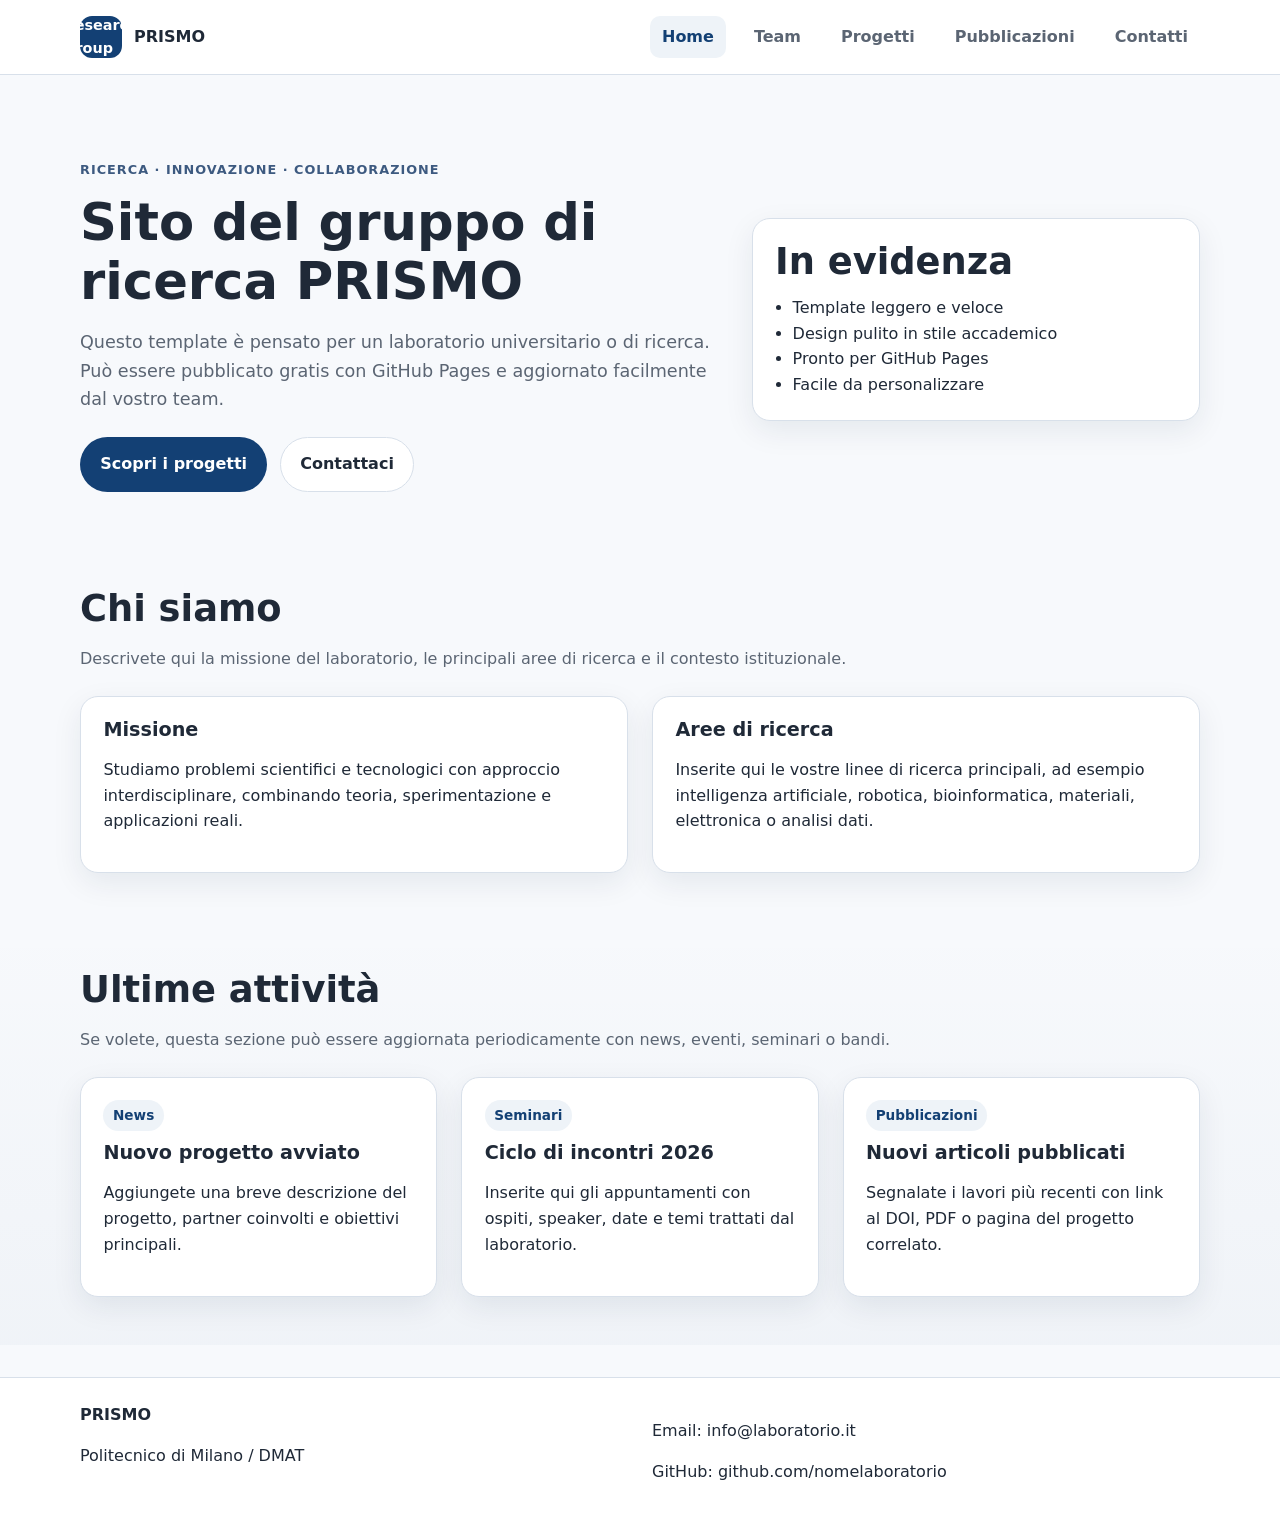
<file: index.html>
<!doctype html>
<html lang="it">
<head>
  <meta charset="UTF-8">
  <meta name="viewport" content="width=device-width, initial-scale=1.0">
  <title>PRISMO  - Home</title>
  <meta name="description" content="Sito ufficiale del PRISMO: ricerca, progetti, pubblicazioni e contatti.">
  <link rel="stylesheet" href="style.css">
</head>
<body>
  <header class="site-header">
    <div class="container nav-wrap">
      <a class="brand" href="index.html">
        <span class="brand-mark">Research Group</span>
        <span>PRISMO</span>
      </a>
      <button class="nav-toggle" aria-label="Apri menu">☰</button>
      <nav class="site-nav">
        <a href="index.html" class="active">Home</a>
        <a href="team.html">Team</a>
        <a href="progetti.html">Progetti</a>
        <a href="pubblicazioni.html">Pubblicazioni</a>
        <a href="contatti.html">Contatti</a>
      </nav>
    </div>
  </header>

  <main>
    <section class="hero">
      <div class="container hero-grid">
        <div>
          <p class="eyebrow">Ricerca · Innovazione · Collaborazione</p>
          <h1>Sito del gruppo di ricerca PRISMO</h1>
          <p class="lead">Questo template è pensato per un laboratorio universitario o di ricerca. Può essere pubblicato gratis con GitHub Pages e aggiornato facilmente dal vostro team.</p>
          <div class="hero-actions">
            <a class="btn btn-primary" href="progetti.html">Scopri i progetti</a>
            <a class="btn btn-secondary" href="contatti.html">Contattaci</a>
          </div>
        </div>
        <div class="hero-card card">
          <h2>In evidenza</h2>
          <ul class="check-list">
            <li>Template leggero e veloce</li>
            <li>Design pulito in stile accademico</li>
            <li>Pronto per GitHub Pages</li>
            <li>Facile da personalizzare</li>
          </ul>
        </div>
      </div>
    </section>

    <section class="section">
      <div class="container">
        <div class="section-head">
          <h2>Chi siamo</h2>
          <p>Descrivete qui la missione del laboratorio, le principali aree di ricerca e il contesto istituzionale.</p>
        </div>
        <div class="grid two">
          <article class="card">
            <h3>Missione</h3>
            <p>Studiamo problemi scientifici e tecnologici con approccio interdisciplinare, combinando teoria, sperimentazione e applicazioni reali.</p>
          </article>
          <article class="card">
            <h3>Aree di ricerca</h3>
            <p>Inserite qui le vostre linee di ricerca principali, ad esempio intelligenza artificiale, robotica, bioinformatica, materiali, elettronica o analisi dati.</p>
          </article>
        </div>
      </div>
    </section>

    <section class="section section-alt">
      <div class="container">
        <div class="section-head">
          <h2>Ultime attività</h2>
          <p>Se volete, questa sezione può essere aggiornata periodicamente con news, eventi, seminari o bandi.</p>
        </div>
        <div class="grid three">
          <article class="card">
            <span class="tag">News</span>
            <h3>Nuovo progetto avviato</h3>
            <p>Aggiungete una breve descrizione del progetto, partner coinvolti e obiettivi principali.</p>
          </article>
          <article class="card">
            <span class="tag">Seminari</span>
            <h3>Ciclo di incontri 2026</h3>
            <p>Inserite qui gli appuntamenti con ospiti, speaker, date e temi trattati dal laboratorio.</p>
          </article>
          <article class="card">
            <span class="tag">Pubblicazioni</span>
            <h3>Nuovi articoli pubblicati</h3>
            <p>Segnalate i lavori più recenti con link al DOI, PDF o pagina del progetto correlato.</p>
          </article>
        </div>
      </div>
    </section>
  </main>

  <footer class="site-footer">
    <div class="container footer-grid">
      <div>
        <strong>PRISMO</strong>
        <p>Politecnico di Milano / DMAT</p>
      </div>
      <div>
        <p>Email: info@laboratorio.it</p>
        <p>GitHub: github.com/nomelaboratorio</p>
      </div>
    </div>
  </footer>

  <script src="script.js"></script>
</body>
</html>
</file>
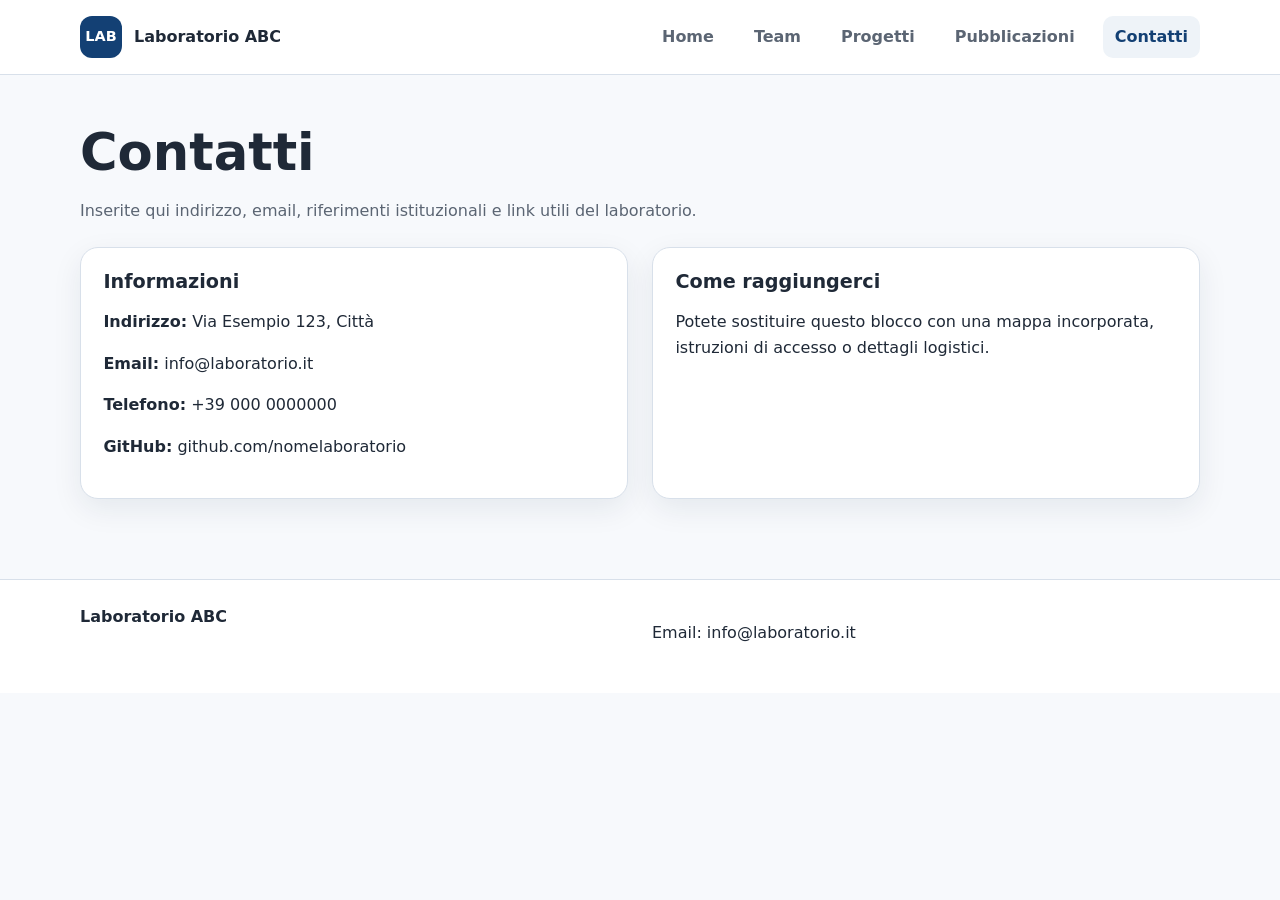
<file: contatti.html>
<!doctype html>
<html lang="it">
<head>
  <meta charset="UTF-8">
  <meta name="viewport" content="width=device-width, initial-scale=1.0">
  <title>PRISMO- Contatti</title>
  <link rel="stylesheet" href="style.css">
</head>
<body>
  <header class="site-header">
    <div class="container nav-wrap">
      <a class="brand" href="index.html"><span class="brand-mark">LAB</span><span>Laboratorio ABC</span></a>
      <button class="nav-toggle" aria-label="Apri menu">☰</button>
      <nav class="site-nav">
        <a href="index.html">Home</a>
        <a href="team.html">Team</a>
        <a href="progetti.html">Progetti</a>
        <a href="pubblicazioni.html">Pubblicazioni</a>
        <a href="contatti.html" class="active">Contatti</a>
      </nav>
    </div>
  </header>

  <main class="section">
    <div class="container">
      <div class="section-head">
        <h1>Contatti</h1>
        <p>Inserite qui indirizzo, email, riferimenti istituzionali e link utili del laboratorio.</p>
      </div>
      <div class="grid two">
        <article class="card">
          <h3>Informazioni</h3>
          <p><strong>Indirizzo:</strong> Via Esempio 123, Città</p>
          <p><strong>Email:</strong> info@laboratorio.it</p>
          <p><strong>Telefono:</strong> +39 000 0000000</p>
          <p><strong>GitHub:</strong> github.com/nomelaboratorio</p>
        </article>
        <article class="card">
          <h3>Come raggiungerci</h3>
          <p>Potete sostituire questo blocco con una mappa incorporata, istruzioni di accesso o dettagli logistici.</p>
        </article>
      </div>
    </div>
  </main>

  <footer class="site-footer">
    <div class="container footer-grid">
      <div><strong>Laboratorio ABC</strong></div>
      <div><p>Email: info@laboratorio.it</p></div>
    </div>
  </footer>
  <script src="script.js"></script>
</body>
</html>
</file>
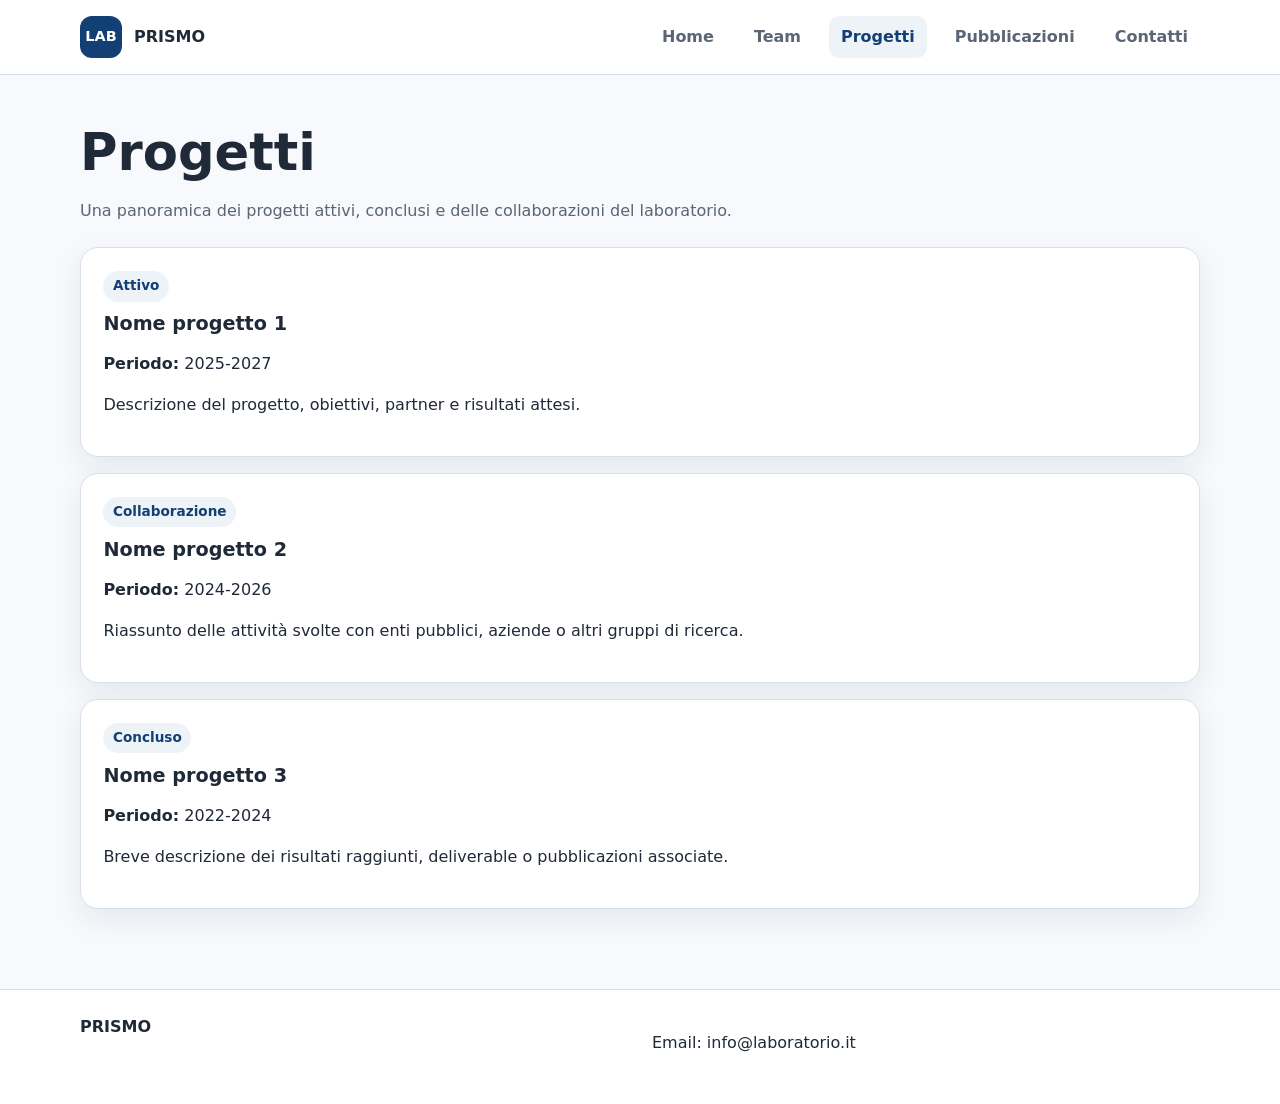
<file: progetti.html>
<!doctype html>
<html lang="it">
<head>
  <meta charset="UTF-8">
  <meta name="viewport" content="width=device-width, initial-scale=1.0">
  <title>PRISMO - Progetti</title>
  <link rel="stylesheet" href="style.css">
</head>
<body>
  <header class="site-header">
    <div class="container nav-wrap">
      <a class="brand" href="index.html"><span class="brand-mark">LAB</span><span>PRISMO</span></a>
      <button class="nav-toggle" aria-label="Apri menu">☰</button>
      <nav class="site-nav">
        <a href="index.html">Home</a>
        <a href="team.html">Team</a>
        <a href="progetti.html" class="active">Progetti</a>
        <a href="pubblicazioni.html">Pubblicazioni</a>
        <a href="contatti.html">Contatti</a>
      </nav>
    </div>
  </header>

  <main class="section">
    <div class="container">
      <div class="section-head">
        <h1>Progetti</h1>
        <p>Una panoramica dei progetti attivi, conclusi e delle collaborazioni del laboratorio.</p>
      </div>
      <div class="stack">
        <article class="card">
          <span class="tag">Attivo</span>
          <h3>Nome progetto 1</h3>
          <p><strong>Periodo:</strong> 2025-2027</p>
          <p>Descrizione del progetto, obiettivi, partner e risultati attesi.</p>
        </article>
        <article class="card">
          <span class="tag">Collaborazione</span>
          <h3>Nome progetto 2</h3>
          <p><strong>Periodo:</strong> 2024-2026</p>
          <p>Riassunto delle attività svolte con enti pubblici, aziende o altri gruppi di ricerca.</p>
        </article>
        <article class="card">
          <span class="tag">Concluso</span>
          <h3>Nome progetto 3</h3>
          <p><strong>Periodo:</strong> 2022-2024</p>
          <p>Breve descrizione dei risultati raggiunti, deliverable o pubblicazioni associate.</p>
        </article>
      </div>
    </div>
  </main>

  <footer class="site-footer">
    <div class="container footer-grid">
      <div><strong>PRISMO</strong></div>
      <div><p>Email: info@laboratorio.it</p></div>
    </div>
  </footer>
  <script src="script.js"></script>
</body>
</html>
</file>
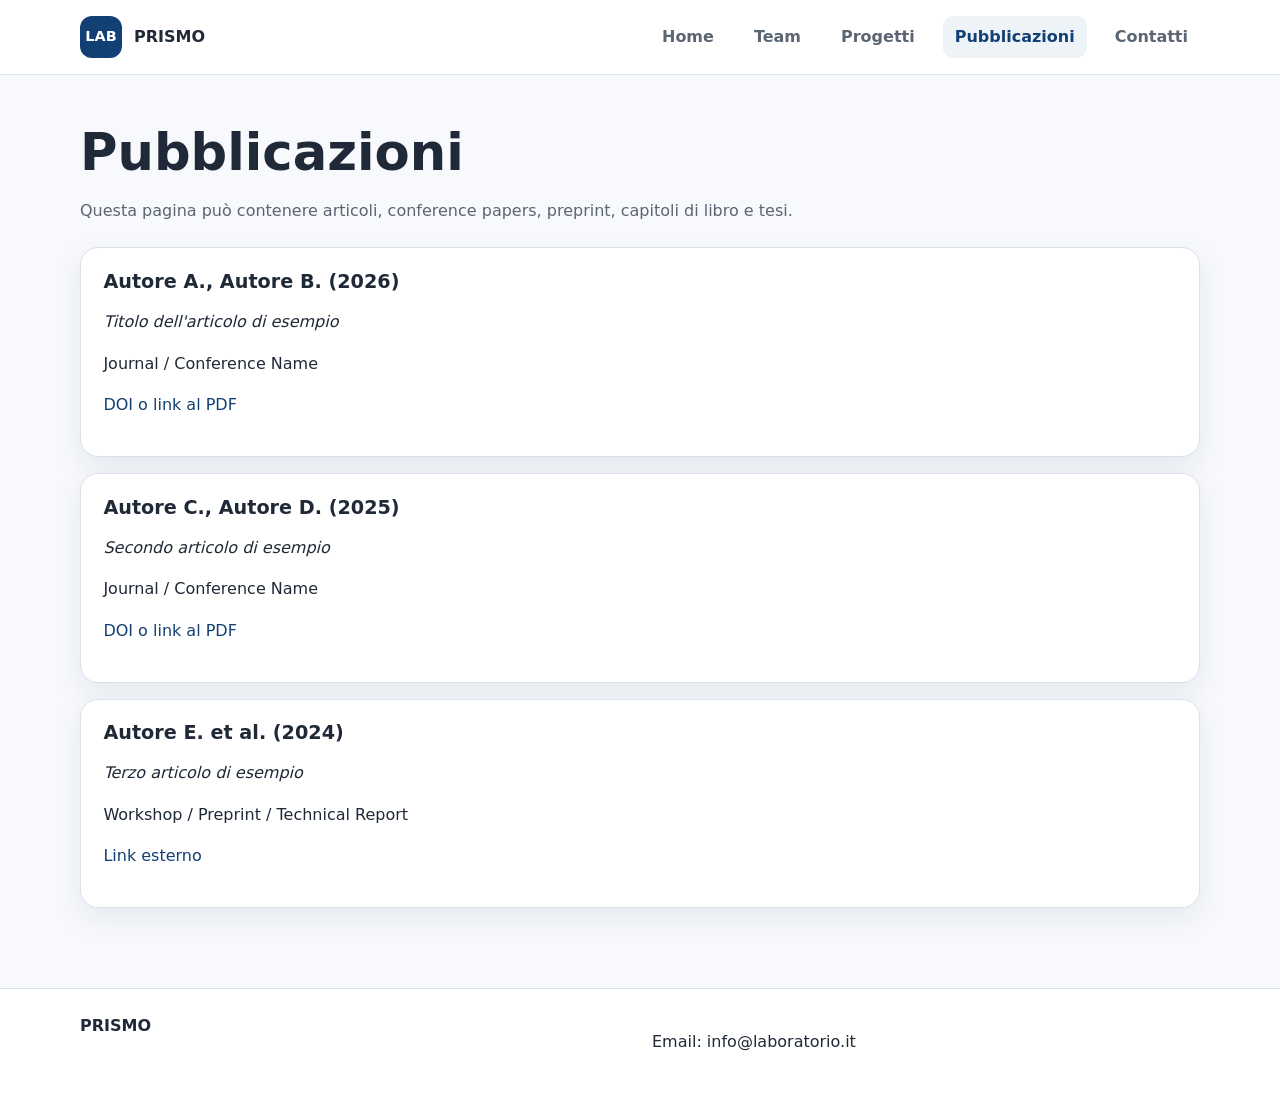
<file: pubblicazioni.html>
<!doctype html>
<html lang="it">
<head>
  <meta charset="UTF-8">
  <meta name="viewport" content="width=device-width, initial-scale=1.0">
  <title>PRISMO - Pubblicazioni</title>
  <link rel="stylesheet" href="style.css">
</head>
<body>
  <header class="site-header">
    <div class="container nav-wrap">
      <a class="brand" href="index.html"><span class="brand-mark">LAB</span><span>PRISMO</span></a>
      <button class="nav-toggle" aria-label="Apri menu">☰</button>
      <nav class="site-nav">
        <a href="index.html">Home</a>
        <a href="team.html">Team</a>
        <a href="progetti.html">Progetti</a>
        <a href="pubblicazioni.html" class="active">Pubblicazioni</a>
        <a href="contatti.html">Contatti</a>
      </nav>
    </div>
  </header>

  <main class="section">
    <div class="container">
      <div class="section-head">
        <h1>Pubblicazioni</h1>
        <p>Questa pagina può contenere articoli, conference papers, preprint, capitoli di libro e tesi.</p>
      </div>
      <div class="stack">
        <article class="card publication">
          <h3>Autore A., Autore B. (2026)</h3>
          <p><em>Titolo dell'articolo di esempio</em></p>
          <p>Journal / Conference Name</p>
          <p><a href="#">DOI o link al PDF</a></p>
        </article>
        <article class="card publication">
          <h3>Autore C., Autore D. (2025)</h3>
          <p><em>Secondo articolo di esempio</em></p>
          <p>Journal / Conference Name</p>
          <p><a href="#">DOI o link al PDF</a></p>
        </article>
        <article class="card publication">
          <h3>Autore E. et al. (2024)</h3>
          <p><em>Terzo articolo di esempio</em></p>
          <p>Workshop / Preprint / Technical Report</p>
          <p><a href="#">Link esterno</a></p>
        </article>
      </div>
    </div>
  </main>

  <footer class="site-footer">
    <div class="container footer-grid">
      <div><strong>PRISMO</strong></div>
      <div><p>Email: info@laboratorio.it</p></div>
    </div>
  </footer>
  <script src="script.js"></script>
</body>
</html>
</file>
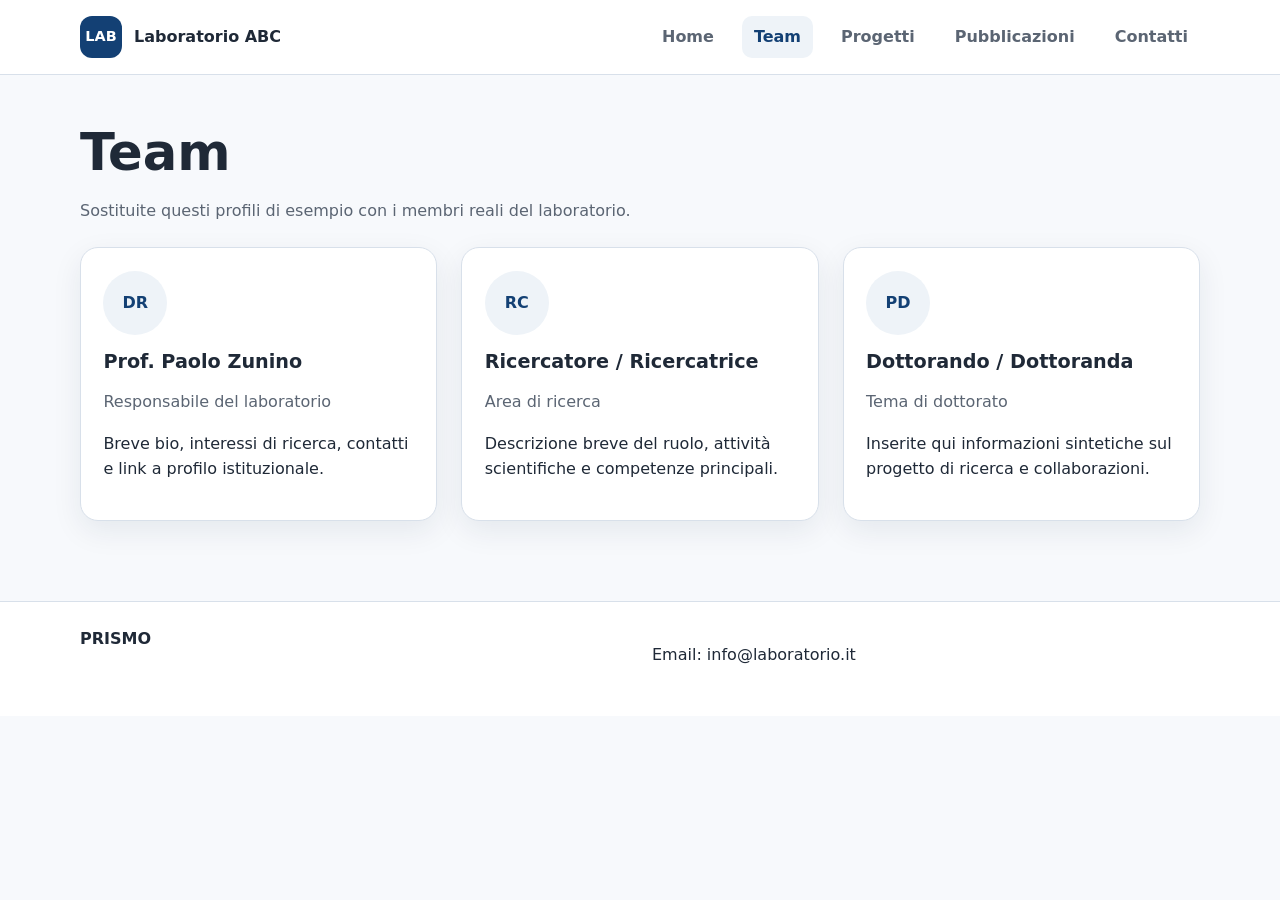
<file: team.html>
<!doctype html>
<html lang="it">
<head>
  <meta charset="UTF-8">
  <meta name="viewport" content="width=device-width, initial-scale=1.0">
  <title>PRISMO - Team</title>
  <link rel="stylesheet" href="style.css">
</head>
<body>
  <header class="site-header">
    <div class="container nav-wrap">
      <a class="brand" href="index.html"><span class="brand-mark">LAB</span><span>Laboratorio ABC</span></a>
      <button class="nav-toggle" aria-label="Apri menu">☰</button>
      <nav class="site-nav">
        <a href="index.html">Home</a>
        <a href="team.html" class="active">Team</a>
        <a href="progetti.html">Progetti</a>
        <a href="pubblicazioni.html">Pubblicazioni</a>
        <a href="contatti.html">Contatti</a>
      </nav>
    </div>
  </header>

  <main class="section">
    <div class="container">
      <div class="section-head">
        <h1>Team</h1>
        <p>Sostituite questi profili di esempio con i membri reali del laboratorio.</p>
      </div>
      <div class="grid three">
        <article class="card profile-card">
          <div class="avatar">DR</div>
          <h3> Prof. Paolo Zunino</h3>
          <p class="muted">Responsabile del laboratorio</p>
          <p>Breve bio, interessi di ricerca, contatti e link a profilo istituzionale.</p>
        </article>
        <article class="card profile-card">
          <div class="avatar">RC</div>
          <h3>Ricercatore / Ricercatrice</h3>
          <p class="muted">Area di ricerca</p>
          <p>Descrizione breve del ruolo, attività scientifiche e competenze principali.</p>
        </article>
        <article class="card profile-card">
          <div class="avatar">PD</div>
          <h3>Dottorando / Dottoranda</h3>
          <p class="muted">Tema di dottorato</p>
          <p>Inserite qui informazioni sintetiche sul progetto di ricerca e collaborazioni.</p>
        </article>
      </div>
    </div>
  </main>

  <footer class="site-footer">
    <div class="container footer-grid">
      <div><strong>PRISMO</strong></div>
      <div><p>Email: info@laboratorio.it</p></div>
    </div>
  </footer>
  <script src="script.js"></script>
</body>
</html>
</file>
<file: style.css>
:root {
  --bg: #f7f9fc;
  --surface: #ffffff;
  --surface-2: #eef3f8;
  --text: #1f2937;
  --muted: #5b6573;
  --line: #d8e0ea;
  --accent: #134074;
  --accent-2: #3d5a80;
  --shadow: 0 10px 30px rgba(18, 35, 58, 0.08);
  --radius: 18px;
}

* { box-sizing: border-box; }
html { scroll-behavior: smooth; }
body {
  margin: 0;
  font-family: Inter, ui-sans-serif, system-ui, -apple-system, BlinkMacSystemFont, "Segoe UI", sans-serif;
  color: var(--text);
  background: var(--bg);
  line-height: 1.6;
}

a { color: var(--accent); text-decoration: none; }
a:hover { text-decoration: underline; }

.container {
  width: min(1120px, calc(100% - 2rem));
  margin: 0 auto;
}

.site-header {
  position: sticky;
  top: 0;
  z-index: 20;
  background: rgba(255,255,255,0.92);
  backdrop-filter: blur(10px);
  border-bottom: 1px solid var(--line);
}

.nav-wrap {
  display: flex;
  align-items: center;
  justify-content: space-between;
  gap: 1rem;
  padding: 1rem 0;
}

.brand {
  display: flex;
  align-items: center;
  gap: 0.75rem;
  font-weight: 700;
  color: var(--text);
}

.brand-mark {
  display: inline-flex;
  align-items: center;
  justify-content: center;
  width: 42px;
  height: 42px;
  border-radius: 12px;
  background: var(--accent);
  color: white;
  font-size: 0.9rem;
}

.site-nav {
  display: flex;
  align-items: center;
  gap: 1rem;
}

.site-nav a {
  padding: 0.5rem 0.75rem;
  border-radius: 10px;
  color: var(--muted);
  font-weight: 600;
}

.site-nav a.active,
.site-nav a:hover {
  background: var(--surface-2);
  color: var(--accent);
  text-decoration: none;
}

.nav-toggle {
  display: none;
  border: 1px solid var(--line);
  background: var(--surface);
  border-radius: 10px;
  padding: 0.5rem 0.7rem;
  font-size: 1.1rem;
}

.hero {
  padding: 4.5rem 0 3rem;
}

.hero-grid,
.grid.two,
.grid.three,
.footer-grid {
  display: grid;
  gap: 1.5rem;
}

.hero-grid {
  grid-template-columns: 1.3fr 0.9fr;
  align-items: center;
}

.grid.two { grid-template-columns: repeat(2, minmax(0, 1fr)); }
.grid.three { grid-template-columns: repeat(3, minmax(0, 1fr)); }
.footer-grid { grid-template-columns: repeat(2, minmax(0, 1fr)); }

.eyebrow {
  text-transform: uppercase;
  letter-spacing: 0.08em;
  color: var(--accent-2);
  font-weight: 700;
  font-size: 0.8rem;
}

h1, h2, h3 { line-height: 1.15; margin-top: 0; }
h1 { font-size: clamp(2.2rem, 4vw, 4rem); margin-bottom: 1rem; }
h2 { font-size: clamp(1.6rem, 3vw, 2.3rem); margin-bottom: 0.75rem; }
h3 { font-size: 1.2rem; margin-bottom: 0.5rem; }

.lead {
  font-size: 1.1rem;
  color: var(--muted);
  max-width: 62ch;
}

.section { padding: 3rem 0; }
.section-alt { background: linear-gradient(180deg, transparent, rgba(19, 64, 116, 0.03)); }
.section-head { margin-bottom: 1.5rem; }
.section-head p, .muted { color: var(--muted); }

.card {
  background: var(--surface);
  border: 1px solid var(--line);
  border-radius: var(--radius);
  padding: 1.4rem;
  box-shadow: var(--shadow);
}

.stack {
  display: grid;
  gap: 1rem;
}

.btn {
  display: inline-flex;
  align-items: center;
  justify-content: center;
  padding: 0.85rem 1.2rem;
  border-radius: 999px;
  font-weight: 700;
  border: 1px solid transparent;
}

.btn-primary {
  background: var(--accent);
  color: white;
}

.btn-primary:hover { text-decoration: none; }

.btn-secondary {
  background: var(--surface);
  border-color: var(--line);
  color: var(--text);
}

.hero-actions {
  display: flex;
  gap: 0.8rem;
  flex-wrap: wrap;
  margin-top: 1.5rem;
}

.check-list {
  padding-left: 1.1rem;
  margin: 0;
}

.tag {
  display: inline-block;
  padding: 0.28rem 0.6rem;
  border-radius: 999px;
  background: var(--surface-2);
  color: var(--accent);
  font-size: 0.85rem;
  font-weight: 700;
  margin-bottom: 0.7rem;
}

.avatar {
  width: 64px;
  height: 64px;
  border-radius: 50%;
  background: var(--surface-2);
  color: var(--accent);
  display: flex;
  align-items: center;
  justify-content: center;
  font-weight: 800;
  margin-bottom: 1rem;
}

.site-footer {
  margin-top: 2rem;
  border-top: 1px solid var(--line);
  background: #fff;
  padding: 1.5rem 0 2rem;
}

@media (max-width: 860px) {
  .hero-grid,
  .grid.two,
  .grid.three,
  .footer-grid {
    grid-template-columns: 1fr;
  }

  .nav-toggle {
    display: inline-flex;
  }

  .site-nav {
    display: none;
    position: absolute;
    top: 72px;
    left: 1rem;
    right: 1rem;
    flex-direction: column;
    align-items: stretch;
    background: white;
    border: 1px solid var(--line);
    border-radius: 16px;
    padding: 0.7rem;
    box-shadow: var(--shadow);
  }

  .site-nav.open {
    display: flex;
  }
}
</file>
